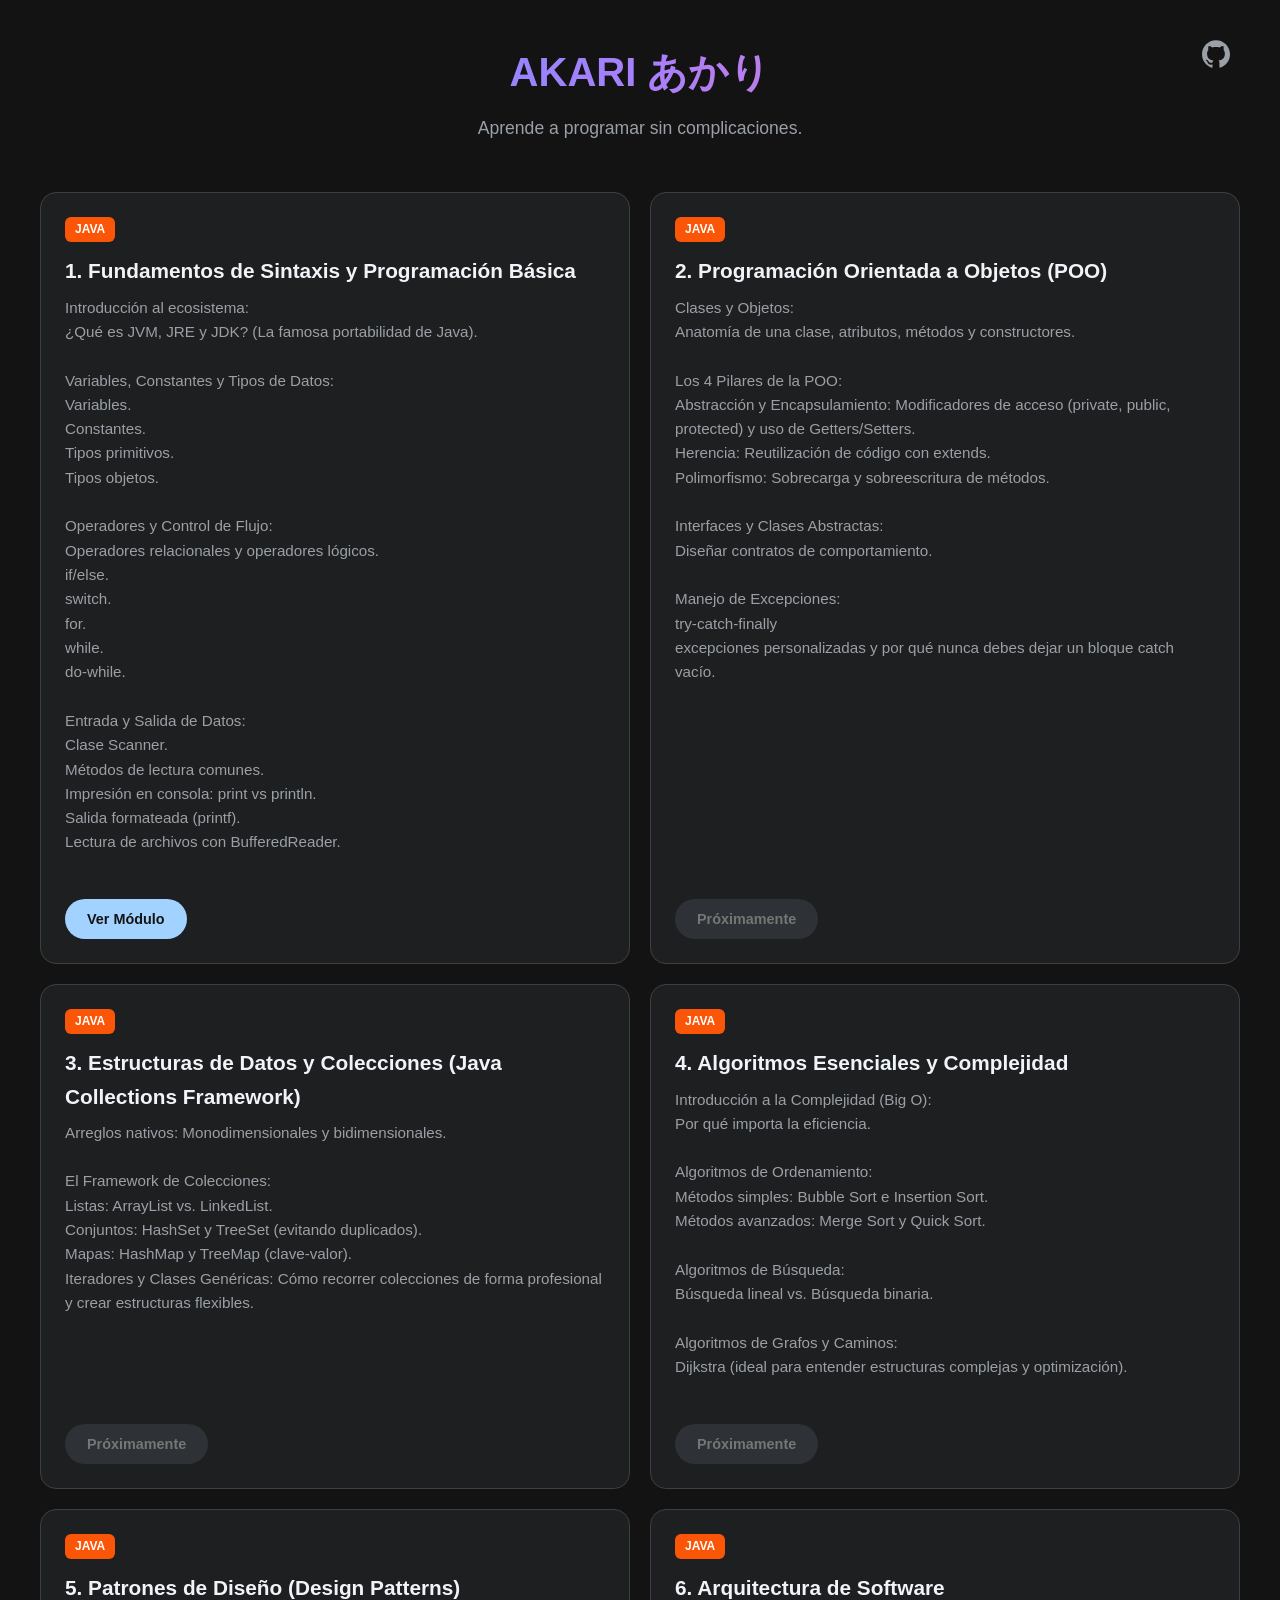
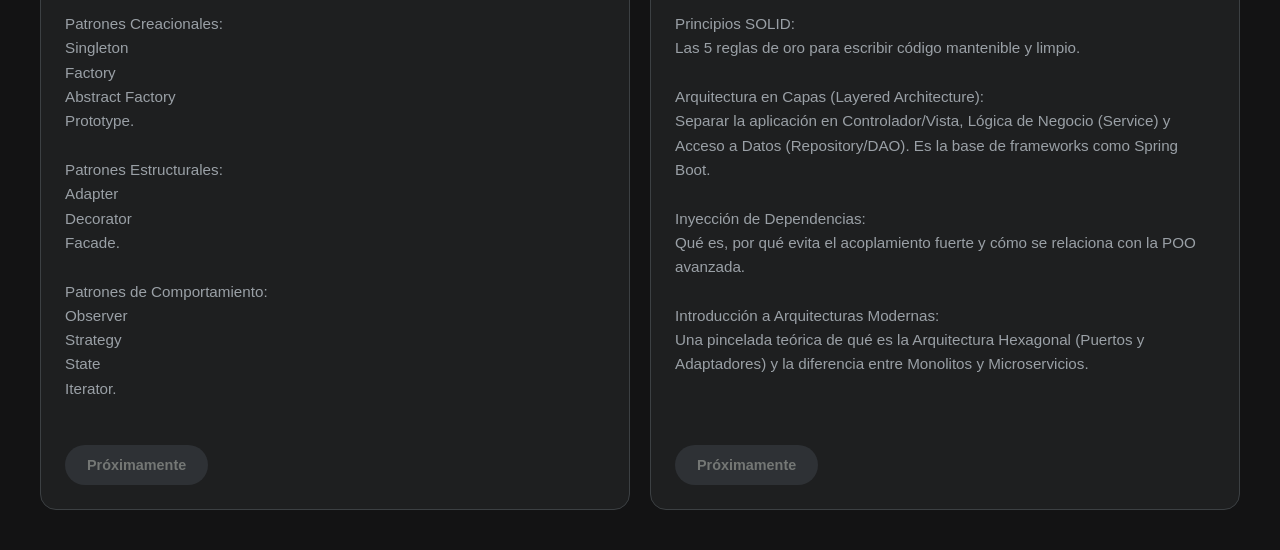
<file: src/index.html>
<!--
Project: Akari
Description: Main HTML entry point for the Akari educational platform. 
Defines the semantic structure for the Java programming roadmap, organizing 
six core modules ranging from fundamental syntax and OOP to Design Patterns 
and Software Architecture.

This file features a responsive grid layout for course cards, a dedicated 
header with a GitHub profile link, and integrates custom CSS for the dark-themed 
UI. It is designed as the foundation for the upcoming educational content.

Author: Alexis Corona
Version: Development
-->

<!doctype html>
<html lang="es">
  <head>
    <meta charset="UTF-8" />
    <meta name="viewport" content="width=device-width, initial-scale=1.0" />
    <title>AKARI</title>
    <link rel="stylesheet" href="index.css" />
    <link
      rel="icon"
      type="image/svg+xml"
      href="data:image/svg+xml,<svg xmlns=%22http://www.w3.org/2000/svg%22 viewBox=%220 0 100 100%22><text y=%22.9em%22 font-size=%2290%22>👾</text></svg>"
    />
  </head>
  <body>
    <div class="container">
      <header>
        <a
          href="https://github.com/alexis-corona"
          target="_blank"
          rel="noopener noreferrer"
          class="github-link"
          title="Ver perfil de GitHub"
        >
          <svg
            class="github-icon"
            viewBox="0 0 24 24"
            xmlns="http://www.w3.org/2000/svg"
          >
            <path
              d="M12 .297c-6.63 0-12 5.373-12 12 0 5.303 3.438 9.8 8.205 11.385.6.113.82-.258.82-.577 0-.285-.01-1.04-.015-2.04-3.338.724-4.042-1.61-4.042-1.61C4.422 18.07 3.633 17.7 3.633 17.7c-1.087-.744.084-.729.084-.729 1.205.084 1.838 1.236 1.838 1.236 1.07 1.835 2.809 1.305 3.495.998.108-.776.417-1.305.76-1.605-2.665-.3-5.466-1.332-5.466-5.93 0-1.31.465-2.38 1.235-3.22-.135-.303-.54-1.523.105-3.176 0 0 1.005-.322 3.3 1.23.96-.267 1.98-.399 3-.405 1.02.006 2.04.138 3 .405 2.28-1.552 3.285-1.23 3.285-1.23.645 1.653.24 2.873.12 3.176.765.84 1.23 1.91 1.23 3.22 0 4.61-2.805 5.625-5.475 5.92.42.36.81 1.096.81 2.22 0 1.606-.015 2.896-.015 3.286 0 .315.21.69.825.57C20.565 22.092 24 17.592 24 12.297c0-6.627-5.373-12-12-12"
            />
          </svg>
        </a>

        <h1>AKARI あかり</h1>
        <p class="subtitle">Aprende a programar sin complicaciones.</p>
      </header>

      <div class="grid">
        <div class="card-row">
          <div class="card">
            <span class="tag java">Java</span>
            <h3>1. Fundamentos de Sintaxis y Programación Básica</h3>
            <p>
              Introducción al ecosistema:<br />
              ¿Qué es JVM, JRE y JDK? (La famosa portabilidad de Java).<br /><br />

              Variables, Constantes y Tipos de Datos:<br />
              Variables.<br />
              Constantes.<br />
              Tipos primitivos.<br />
              Tipos objetos.<br /><br />

              Operadores y Control de Flujo:<br />
              Operadores relacionales y operadores lógicos.<br />
              if/else.<br />
              switch.<br />
              for.<br />
              while.<br />
              do-while.<br /><br />

              Entrada y Salida de Datos:<br />
              Clase Scanner.<br />
              Métodos de lectura comunes.<br />
              Impresión en consola: print vs println.<br />
              Salida formateada (printf).<br />
              Lectura de archivos con BufferedReader.<br /><br />
            </p>
            <a href="lessons/module-01/index.html" class="btn">Ver Módulo</a>
          </div>

          <div class="card">
            <span class="tag java">Java</span>
            <h3>2. Programación Orientada a Objetos (POO)</h3>
            <p>
              Clases y Objetos:<br />
              Anatomía de una clase, atributos, métodos y constructores.<br /><br />

              Los 4 Pilares de la POO:<br />
              Abstracción y Encapsulamiento: Modificadores de acceso (private,
              public, protected) y uso de Getters/Setters.<br />
              Herencia: Reutilización de código con extends.<br />
              Polimorfismo: Sobrecarga y sobreescritura de métodos.<br /><br />

              Interfaces y Clases Abstractas:<br />
              Diseñar contratos de comportamiento.<br /><br />

              Manejo de Excepciones:<br />
              try-catch-finally<br />
              excepciones personalizadas y por qué nunca debes dejar un bloque
              catch vacío.<br /><br />
            </p>
            <button class="btn" disabled>Próximamente</button>
          </div>
        </div>

        <div class="card-row">
          <div class="card">
            <span class="tag java">Java</span>
            <h3>
              3. Estructuras de Datos y Colecciones (Java Collections Framework)
            </h3>
            <p>
              Arreglos nativos: Monodimensionales y bidimensionales.<br /><br />

              El Framework de Colecciones:<br />
              Listas: ArrayList vs. LinkedList.<br />
              Conjuntos: HashSet y TreeSet (evitando duplicados).<br />
              Mapas: HashMap y TreeMap (clave-valor).<br />
              Iteradores y Clases Genéricas: Cómo recorrer colecciones de forma
              profesional y crear estructuras flexibles.<br /><br />
            </p>
            <button class="btn" disabled>Próximamente</button>
          </div>

          <div class="card">
            <span class="tag java">Java</span>
            <h3>4. Algoritmos Esenciales y Complejidad</h3>
            <p>
              Introducción a la Complejidad (Big O):<br />
              Por qué importa la eficiencia.<br /><br />

              Algoritmos de Ordenamiento:<br />
              Métodos simples: Bubble Sort e Insertion Sort.<br />
              Métodos avanzados: Merge Sort y Quick Sort.<br /><br />

              Algoritmos de Búsqueda:<br />
              Búsqueda lineal vs. Búsqueda binaria.<br /><br />

              Algoritmos de Grafos y Caminos:<br />
              Dijkstra (ideal para entender estructuras complejas y
              optimización).<br /><br />
            </p>
            <button class="btn" disabled>Próximamente</button>
          </div>
        </div>

        <div class="card-row">
          <div class="card">
            <span class="tag java">Java</span>
            <h3>5. Patrones de Diseño (Design Patterns)</h3>
            <p>
              Patrones Creacionales:<br />
              Singleton<br />
              Factory<br />
              Abstract Factory<br />
              Prototype.<br /><br />

              Patrones Estructurales:<br />
              Adapter<br />
              Decorator<br />
              Facade.<br /><br />

              Patrones de Comportamiento:<br />
              Observer<br />
              Strategy<br />
              State<br />
              Iterator.<br /><br />
            </p>
            <button class="btn" disabled>Próximamente</button>
          </div>

          <div class="card">
            <span class="tag java">Java</span>
            <h3>6. Arquitectura de Software</h3>
            <p>
              Principios SOLID:<br />
              Las 5 reglas de oro para escribir código mantenible y limpio.<br /><br />

              Arquitectura en Capas (Layered Architecture):<br />
              Separar la aplicación en Controlador/Vista, Lógica de Negocio
              (Service) y Acceso a Datos (Repository/DAO). Es la base de
              frameworks como Spring Boot.<br /><br />

              Inyección de Dependencias:<br />
              Qué es, por qué evita el acoplamiento fuerte y cómo se relaciona
              con la POO avanzada.<br /><br />

              Introducción a Arquitecturas Modernas:<br />
              Una pincelada teórica de qué es la Arquitectura Hexagonal (Puertos
              y Adaptadores) y la diferencia entre Monolitos y
              Microservicios.<br /><br />
            </p>
            <button class="btn" disabled>Próximamente</button>
          </div>
        </div>
      </div>
    </div>
  </body>
</html>
</file>
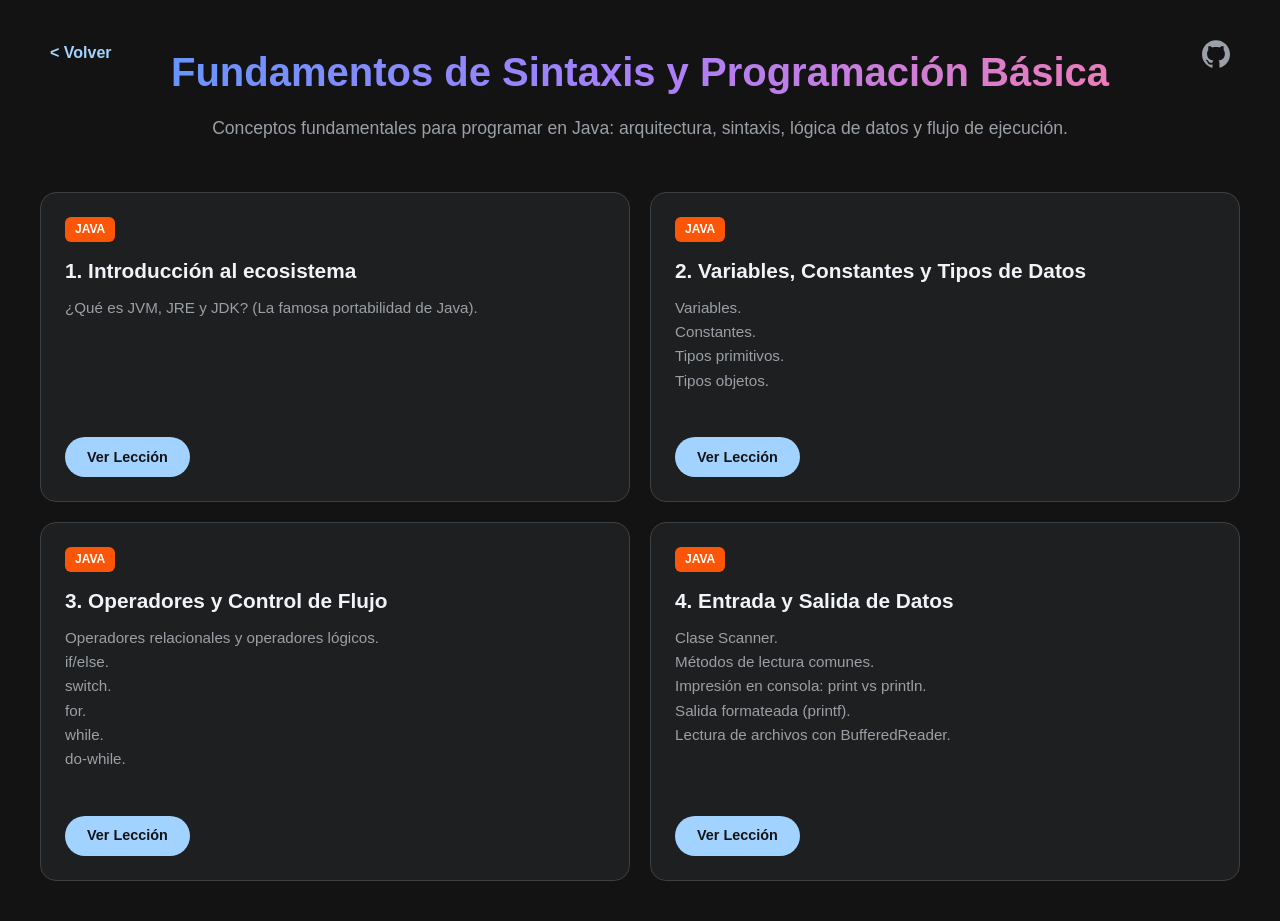
<file: src/lessons/module-01/index.html>
<!--
Project: Akari
Description: Module entry point for the Java roadmap.
This page serves as the dashboard for Module 01, covering core syntax,
data types, control flow, and basic I/O operations. It utilizes the
Akari shared layout to provide a consistent learning experience across
all modules.

Path: /lessons/module-01/index.html
Author: Alexis Corona
Version: Development
-->

<!doctype html>
<html lang="es">
  <head>
    <meta charset="UTF-8" />
    <meta name="viewport" content="width=device-width, initial-scale=1.0" />
    <title>Fundamentos de Sintaxis y Programación Básica</title>
    <link rel="stylesheet" href="../../index.css" />
    <link
      rel="icon"
      type="image/svg+xml"
      href="data:image/svg+xml,<svg xmlns=%22http://www.w3.org/2000/svg%22 viewBox=%220 0 100 100%22><text y=%22.9em%22 font-size=%2290%22>👾</text></svg>"
    />
  </head>
  <body>
    <div class="container">
      <header>
        <a href="../../index.html" class="back-link">&lt; Volver</a>
        <a
          href="https://github.com/alexis-corona"
          target="_blank"
          rel="noopener noreferrer"
          class="github-link"
          title="Ver perfil de GitHub"
        >
          <svg
            class="github-icon"
            viewBox="0 0 24 24"
            xmlns="http://www.w3.org/2000/svg"
          >
            <path
              d="M12 .297c-6.63 0-12 5.373-12 12 0 5.303 3.438 9.8 8.205 11.385.6.113.82-.258.82-.577 0-.285-.01-1.04-.015-2.04-3.338.724-4.042-1.61-4.042-1.61C4.422 18.07 3.633 17.7 3.633 17.7c-1.087-.744.084-.729.084-.729 1.205.084 1.838 1.236 1.838 1.236 1.07 1.835 2.809 1.305 3.495.998.108-.776.417-1.305.76-1.605-2.665-.3-5.466-1.332-5.466-5.93 0-1.31.465-2.38 1.235-3.22-.135-.303-.54-1.523.105-3.176 0 0 1.005-.322 3.3 1.23.96-.267 1.98-.399 3-.405 1.02.006 2.04.138 3 .405 2.28-1.552 3.285-1.23 3.285-1.23.645 1.653.24 2.873.12 3.176.765.84 1.23 1.91 1.23 3.22 0 4.61-2.805 5.625-5.475 5.92.42.36.81 1.096.81 2.22 0 1.606-.015 2.896-.015 3.286 0 .315.21.69.825.57C20.565 22.092 24 17.592 24 12.297c0-6.627-5.373-12-12-12"
            />
          </svg>
        </a>

        <h1>Fundamentos de Sintaxis y Programación Básica</h1>
        <p class="subtitle">
          Conceptos fundamentales para programar en Java: arquitectura,
          sintaxis, lógica de datos y flujo de ejecución.
        </p>
      </header>

      <div class="grid">
        <div class="card-row">
          <div class="card">
            <span class="tag java">Java</span>
            <h3>1. Introducción al ecosistema</h3>
            <p>
              ¿Qué es JVM, JRE y JDK? (La famosa portabilidad de Java).<br /><br />
            </p>
            <a href="lesson-01.html" class="btn">Ver Lección</a>
          </div>

          <div class="card">
            <span class="tag java">Java</span>
            <h3>2. Variables, Constantes y Tipos de Datos</h3>
            <p>
              Variables.<br />
              Constantes.<br />
              Tipos primitivos.<br />
              Tipos objetos.<br /><br />
            </p>
            <a href="lesson-02.html" class="btn">Ver Lección</a>
          </div>
        </div>

        <div class="card-row">
          <div class="card">
            <span class="tag java">Java</span>
            <h3>3. Operadores y Control de Flujo</h3>
            <p>
              Operadores relacionales y operadores lógicos.<br />
              if/else.<br />
              switch.<br />
              for.<br />
              while.<br />
              do-while.<br /><br />
            </p>
            <a href="lesson-03.html" class="btn">Ver Lección</a>
          </div>

          <div class="card">
            <span class="tag java">Java</span>
            <h3>4. Entrada y Salida de Datos</h3>
            <p>
              Clase Scanner.<br />
              Métodos de lectura comunes.<br />
              Impresión en consola: print vs println.<br />
              Salida formateada (printf).<br />
              Lectura de archivos con BufferedReader.<br /><br />
            </p>
            <a href="lesson-04.html" class="btn">Ver Lección</a>
          </div>
        </div>
      </div>
    </div>
  </body>
</html>
</file>
<file: src/index.css>
/**
 * Project: Akari
 * Description: Styling for the Akari educational platform. Implements a 
 * dark-themed UI with a responsive grid system, stylized course cards with 
 * interactive hover effects, and a custom gradient header.
 *
 * Author: Alexis Corona
 * Version: Development
 */

* {
  box-sizing: border-box;
  margin: 0;
  padding: 0;
  font-family: "Segoe UI", Roboto, Helvetica, Arial, sans-serif;
}

body {
  background-color: #131314;
  color: #e3e3e3;
  line-height: 1.6;
  padding: 40px 20px;
}

.container {
  max-width: 1200px;
  margin: 0 auto;
}

header {
  text-align: center;
  margin-bottom: 50px;
  position: relative;
}

h1 {
  font-size: 2.5rem;
  font-weight: 800;
  background: linear-gradient(to right, #569aff, #a87ffb, #ff7ba9);
  -webkit-background-clip: text;
  background-clip: text;
  -webkit-text-fill-color: transparent;
  margin-bottom: 10px;
}

p.subtitle {
  color: #9aa0a6;
  font-size: 1.1rem;
}

.grid {
  display: grid;
  grid-template-columns: repeat(2, 1fr);
  gap: 20px;
  width: 100%;
}

.card-row {
  display: contents;
}

.card {
  display: flex;
  flex-direction: column;
  align-items: flex-start;
  background-color: #1e1f20;
  border: 1px solid #3c4043;
  border-radius: 16px;
  padding: 24px;
  transition: all 0.25s ease;
}

.card:hover {
  border-color: #a2d2ff;
  background-color: #222324;
  transform: translateY(-2px);
}

.tag {
  display: inline-block;
  background-color: #fb5607;
  color: #fff;
  font-size: 0.75rem;
  font-weight: 700;
  padding: 3px 10px;
  border-radius: 6px;
  text-transform: uppercase;
  margin-bottom: 12px;
}

h3 {
  font-size: 1.3rem;
  margin-bottom: 8px;
  color: #f0f4f9;
}

.card p {
  color: #9aa0a6;
  font-size: 0.95rem;
  margin-bottom: 20px;
}

.btn {
  margin-top: auto;
  display: inline-flex;
  align-items: center;
  justify-content: center;
  background-color: #a2d2ff;
  color: #131314;
  padding: 0 22px;
  height: 40px;
  border-radius: 100px;
  text-decoration: none;
  font-weight: 600;
  font-size: 0.9rem;
  text-align: center;
  border: none;
  cursor: pointer;
  transition: background 0.2s;
  box-sizing: border-box;
}

.btn:hover {
  background-color: #c2e7ff;
}

.btn:disabled {
  background-color: #2e3135;
  color: #747775;
  cursor: not-allowed;
}

.github-link {
  position: absolute;
  top: 0;
  right: 10px;
  display: inline-flex;
  text-decoration: none;
  transition: transform 0.25s ease;
}

.github-icon {
  width: 28px;
  height: 28px;
  fill: #9aa0a6;
  transition:
    fill 0.25s ease,
    filter 0.25s ease;
}

.github-link:hover {
  transform: translateY(-2px);
}

.github-link:hover .github-icon {
  fill: #a8c7fa;
  filter: drop-shadow(0 0 8px rgba(168, 199, 250, 0.4));
}

.back-link {
  position: absolute;
  left: 10px;
  top: 0;
  display: inline-flex;
  align-items: center;
  color: #a2d2ff;
  text-decoration: none;
  font-weight: 600;
  gap: 8px;
  transition:
    color 0.2s,
    transform 0.25s ease;
}

.back-link:hover {
  color: #c2e7ff;
  transform: translateY(-2px);
}

.lesson-content {
  max-width: 1200px;
  margin: 40px auto;
  background-color: #1e1f20;
  border: 1px solid #3c4043;
  border-radius: 24px;
  padding: 40px;
}

.lesson-content h2 {
  font-size: 1.8rem;
  color: #f0f4f9;
  margin-top: 40px;
  margin-bottom: 16px;
  border-bottom: 1px solid #3c4043;
  padding-bottom: 8px;
}

.lesson-content h3 {
  font-size: 1.25rem;
  color: #e3e3e3;
  margin-top: 25px;
  margin-bottom: 12px;
}

.lesson-content p {
  color: #e3e3e3;
  font-size: 1.05rem;
  margin-bottom: 10px;
  margin-top: 10px;
}

.lesson-content ul {
  margin-left: 25px;
  margin-bottom: 24px;
  color: #e3e3e3;
}

.lesson-content li {
  margin-bottom: 8px;
}

.lesson-content strong {
  color: #ffffff;
}

.note-box {
  background: rgba(162, 210, 255, 0.05);
  border-left: 4px solid #70d6ff;
  padding: 20px;
  margin: 32px 0;
}

.note-box p {
  margin-bottom: 0;
  font-size: 1rem;
  color: #c4c7c5;
}

.note-box strong {
  color: #70d6ff;
}

@media (max-width: 768px) {
  .grid {
    grid-template-columns: 1fr;
  }
}

@media (max-width: 480px) {
  header {
    display: flex;
    flex-direction: column;
    align-items: center;
    gap: 15px;
  }
  .github-link,
  .back-link {
    position: static;
  }
}
</file>
